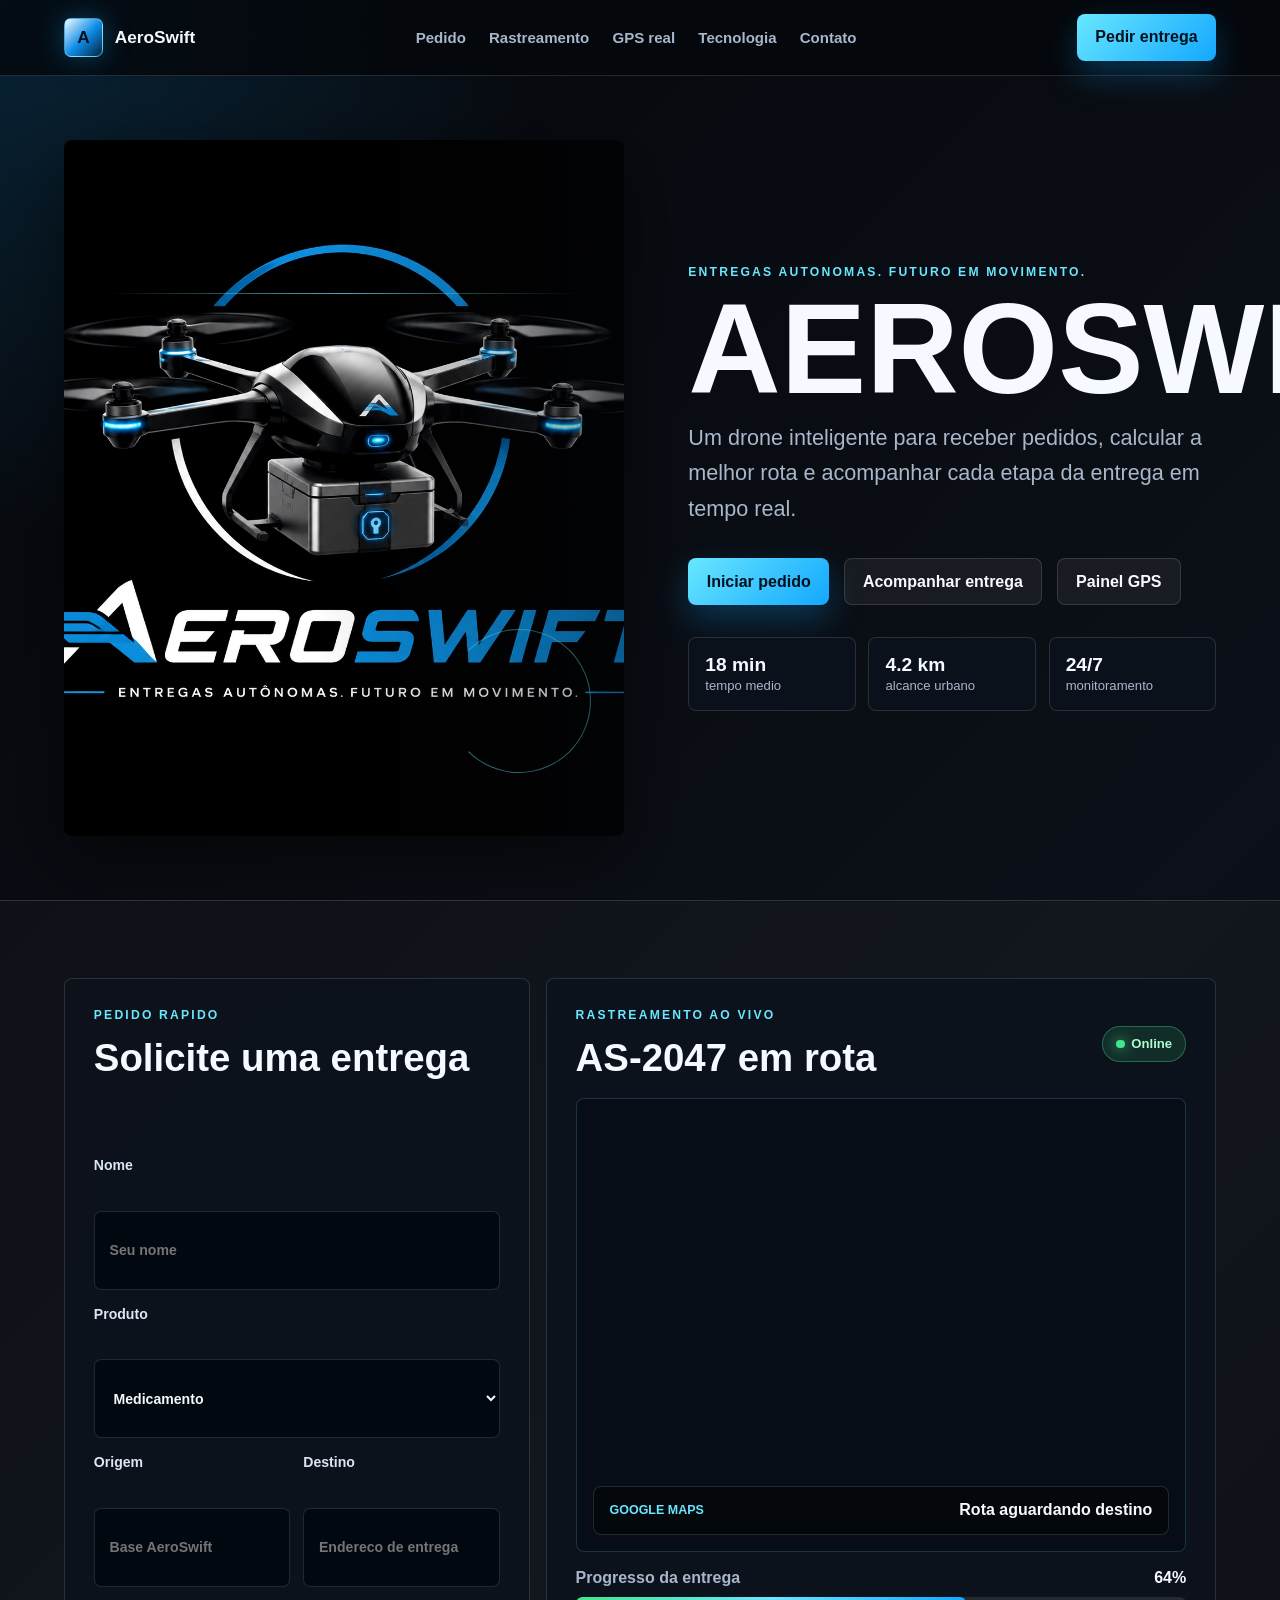
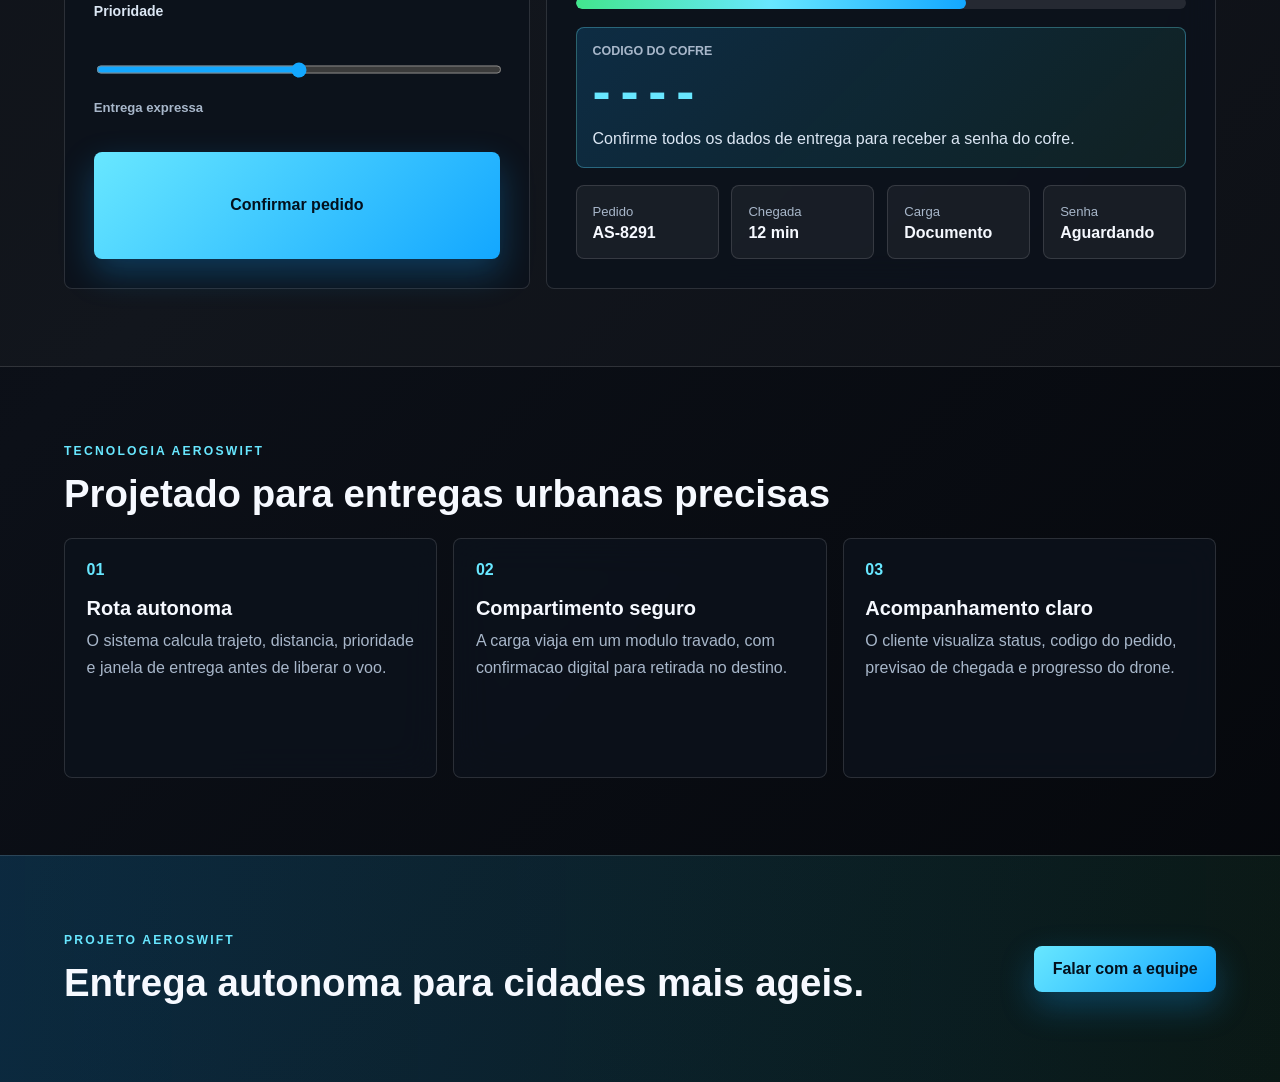
<file: index.html>
<!DOCTYPE html>
<html lang="pt-BR">
  <head>
    <meta charset="UTF-8" />
    <meta name="viewport" content="width=device-width, initial-scale=1.0" />
    <title>AeroSwift | Entregas Autonomas</title>
    <link rel="stylesheet" href="styles.css" />
  </head>
  <body>
    <header class="topbar">
      <a class="brand" href="#inicio" aria-label="AeroSwift inicio">
        <span class="brand-mark">A</span>
        <span>AeroSwift</span>
      </a>
      <nav class="nav" aria-label="Navegacao principal">
        <a href="#pedido">Pedido</a>
        <a href="#rastreamento">Rastreamento</a>
        <a href="gps-server/dashboard.html">GPS real</a>
        <a href="#tecnologia">Tecnologia</a>
        <a href="#contato">Contato</a>
      </nav>
      <a class="nav-cta" href="#pedido">Pedir entrega</a>
    </header>

    <main id="inicio">
      <section class="hero">
        <div class="hero-media" aria-hidden="true">
          <img src="aeroswift-drone.jpeg" alt="" />
          <div class="flight-ring"></div>
          <div class="scan-line"></div>
        </div>

        <div class="hero-content">
          <p class="eyebrow">Entregas autonomas. Futuro em movimento.</p>
          <h1>AeroSwift</h1>
          <p class="hero-copy">
            Um drone inteligente para receber pedidos, calcular a melhor rota e
            acompanhar cada etapa da entrega em tempo real.
          </p>

          <div class="hero-actions">
            <a class="primary-btn" href="#pedido">Iniciar pedido</a>
            <a class="secondary-btn" href="#rastreamento">Acompanhar entrega</a>
            <a class="secondary-btn" href="http://localhost:8080">Painel GPS</a>
          </div>

          <div class="stats" aria-label="Indicadores do servico">
            <div>
              <strong>18 min</strong>
              <span>tempo medio</span>
            </div>
            <div>
              <strong>4.2 km</strong>
              <span>alcance urbano</span>
            </div>
            <div>
              <strong>24/7</strong>
              <span>monitoramento</span>
            </div>
          </div>
        </div>
      </section>

      <section class="dashboard" aria-label="Pedido e rastreamento">
        <form class="order-panel" id="pedido">
          <div class="section-heading">
          <p class="eyebrow">Pedido rapido</p>
            <h2>Solicite uma entrega</h2>
          </div>

          <label>
            Nome
            <input id="customerName" type="text" placeholder="Seu nome" required />
          </label>

          <label>
            Produto
            <select id="packageType" required>
              <option value="Medicamento">Medicamento</option>
              <option value="Documento">Documento</option>
              <option value="Eletronico pequeno">Eletronico pequeno</option>
              <option value="Alimento embalado">Alimento embalado</option>
            </select>
          </label>

          <div class="form-grid">
            <label>
              Origem
              <input id="origin" type="text" placeholder="Base AeroSwift" required />
            </label>
            <label>
              Destino
              <input id="destination" type="text" placeholder="Endereco de entrega" required />
            </label>
          </div>

          <label>
            Prioridade
            <input id="priority" type="range" min="1" max="3" value="2" />
            <span class="range-label" id="priorityLabel">Entrega expressa</span>
          </label>

          <button class="primary-btn full" type="submit">Confirmar pedido</button>
        </form>

        <section class="tracking-panel" id="rastreamento">
          <div class="tracking-header">
            <div>
              <p class="eyebrow">Rastreamento ao vivo</p>
              <h2 id="trackingTitle">AS-2047 em rota</h2>
            </div>
            <span class="status-pill" id="statusPill">Online</span>
          </div>

          <div class="map-card google-map" aria-label="Mapa do Google com a entrega">
            <iframe
              id="googleMap"
              title="Mapa do Google - rastreamento AeroSwift"
              src="https://www.google.com/maps?q=Sao%20Paulo%2C%20SP&output=embed"
              loading="lazy"
              referrerpolicy="no-referrer-when-downgrade"
            ></iframe>
            <div class="map-note">
              <span>Google Maps</span>
              <strong id="mapRouteLabel">Rota aguardando destino</strong>
            </div>
          </div>

          <div class="progress-wrap">
            <div class="progress-top">
              <span>Progresso da entrega</span>
              <strong id="progressText">64%</strong>
            </div>
            <div class="progress-bar">
              <span id="progressBar"></span>
            </div>
          </div>

          <div class="unlock-card">
            <span>Codigo do cofre</span>
            <strong id="unlockCode">----</strong>
            <p id="unlockMessage">Confirme todos os dados de entrega para receber a senha do cofre.</p>
          </div>

          <div class="delivery-details">
            <div>
              <span>Pedido</span>
              <strong id="orderCode">AS-8291</strong>
            </div>
            <div>
              <span>Chegada</span>
              <strong id="eta">12 min</strong>
            </div>
            <div>
              <span>Carga</span>
              <strong id="cargo">Documento</strong>
            </div>
            <div>
              <span>Senha</span>
              <strong id="lockerPassword">Aguardando</strong>
            </div>
          </div>
        </section>
      </section>

      <section class="features" id="tecnologia">
        <div class="section-heading">
          <p class="eyebrow">Tecnologia AeroSwift</p>
          <h2>Projetado para entregas urbanas precisas</h2>
        </div>
        <div class="feature-grid">
          <article>
            <span>01</span>
            <h3>Rota autonoma</h3>
            <p>
              O sistema calcula trajeto, distancia, prioridade e janela de
              entrega antes de liberar o voo.
            </p>
          </article>
          <article>
            <span>02</span>
            <h3>Compartimento seguro</h3>
            <p>
              A carga viaja em um modulo travado, com confirmacao digital para
              retirada no destino.
            </p>
          </article>
          <article>
            <span>03</span>
            <h3>Acompanhamento claro</h3>
            <p>
              O cliente visualiza status, codigo do pedido, previsao de chegada
              e progresso do drone.
            </p>
          </article>
        </div>
      </section>

      <section class="contact-band" id="contato">
        <div>
          <p class="eyebrow">Projeto AeroSwift</p>
          <h2>Entrega autonoma para cidades mais ageis.</h2>
        </div>
        <a class="primary-btn" href="mailto:contato@aeroswift.com">Falar com a equipe</a>
      </section>
    </main>

    <script src="app.js"></script>
  </body>
</html>
</file>
<file: styles.css>
:root {
  color-scheme: dark;
  --bg: #05070b;
  --panel: rgba(12, 18, 28, 0.84);
  --panel-solid: #0b111c;
  --text: #f6f9ff;
  --muted: #a8b7ca;
  --line: rgba(255, 255, 255, 0.13);
  --blue: #13a7ff;
  --cyan: #68e7ff;
  --green: #42e68d;
  --silver: #dce7f4;
  --danger: #ff7b7b;
  --shadow: 0 24px 70px rgba(0, 0, 0, 0.5);
}

* {
  box-sizing: border-box;
}

html {
  scroll-behavior: smooth;
}

body {
  margin: 0;
  font-family: Arial, Helvetica, sans-serif;
  background:
    radial-gradient(circle at top left, rgba(19, 167, 255, 0.18), transparent 34rem),
    linear-gradient(135deg, #05070b 0%, #0c1018 52%, #05070b 100%);
  color: var(--text);
}

a {
  color: inherit;
  text-decoration: none;
}

img {
  display: block;
  max-width: 100%;
}

.topbar {
  position: sticky;
  top: 0;
  z-index: 20;
  display: flex;
  align-items: center;
  justify-content: space-between;
  min-height: 76px;
  padding: 0 5vw;
  border-bottom: 1px solid var(--line);
  background: rgba(5, 7, 11, 0.78);
  backdrop-filter: blur(18px);
}

.brand,
.nav,
.hero-actions,
.tracking-header,
.delivery-details,
.contact-band {
  display: flex;
  align-items: center;
}

.brand {
  gap: 0.72rem;
  font-size: 1.08rem;
  font-weight: 800;
  letter-spacing: 0;
}

.brand-mark {
  display: grid;
  place-items: center;
  width: 2.45rem;
  height: 2.45rem;
  border: 1px solid rgba(104, 231, 255, 0.55);
  background: linear-gradient(135deg, #f5f9ff 0%, #0d8de7 52%, #04243e 100%);
  color: #06101d;
  font-weight: 900;
  border-radius: 0.45rem;
  box-shadow: 0 0 28px rgba(19, 167, 255, 0.34);
}

.nav {
  gap: 1.45rem;
  color: var(--muted);
  font-size: 0.94rem;
  font-weight: 600;
}

.nav a:hover {
  color: var(--text);
}

.nav-cta,
.primary-btn,
.secondary-btn {
  display: inline-flex;
  align-items: center;
  justify-content: center;
  min-height: 2.9rem;
  padding: 0 1.15rem;
  border: 0;
  border-radius: 0.5rem;
  font: inherit;
  font-weight: 800;
  cursor: pointer;
}

.nav-cta,
.primary-btn {
  color: #03101d;
  background: linear-gradient(135deg, var(--cyan), var(--blue));
  box-shadow: 0 14px 34px rgba(19, 167, 255, 0.28);
}

.secondary-btn {
  color: var(--text);
  border: 1px solid var(--line);
  background: rgba(255, 255, 255, 0.06);
}

.hero {
  position: relative;
  display: grid;
  grid-template-columns: minmax(0, 1.03fr) minmax(22rem, 0.97fr);
  align-items: center;
  gap: clamp(2rem, 5vw, 5rem);
  min-height: calc(100vh - 76px);
  padding: clamp(2.5rem, 5vw, 5.5rem) 5vw;
  overflow: hidden;
}

.hero-media {
  position: relative;
  align-self: stretch;
  min-height: 31rem;
}

.hero-media img {
  position: absolute;
  inset: 0;
  width: 100%;
  height: 100%;
  object-fit: cover;
  object-position: center;
  border-radius: 0.5rem;
  box-shadow: var(--shadow);
  filter: saturate(1.12) contrast(1.04);
}

.hero-media::after {
  content: "";
  position: absolute;
  inset: 0;
  border-radius: 0.5rem;
  background: linear-gradient(90deg, transparent 45%, rgba(5, 7, 11, 0.36));
  pointer-events: none;
}

.flight-ring {
  position: absolute;
  right: 6%;
  bottom: 9%;
  width: 9rem;
  height: 9rem;
  border: 1px solid rgba(104, 231, 255, 0.55);
  border-left-color: transparent;
  border-radius: 50%;
  animation: spin 7s linear infinite;
}

.scan-line {
  position: absolute;
  left: 8%;
  right: 8%;
  top: 22%;
  height: 1px;
  background: linear-gradient(90deg, transparent, var(--cyan), transparent);
  opacity: 0.75;
  animation: scan 4s ease-in-out infinite;
}

.hero-content {
  position: relative;
  z-index: 1;
  max-width: 42rem;
}

.eyebrow {
  margin: 0 0 0.9rem;
  color: var(--cyan);
  font-size: 0.76rem;
  font-weight: 800;
  letter-spacing: 0.18em;
  text-transform: uppercase;
}

h1,
h2,
h3,
p {
  margin-top: 0;
}

h1 {
  margin-bottom: 1rem;
  font-size: clamp(4.2rem, 10vw, 9.3rem);
  line-height: 0.86;
  letter-spacing: 0;
  text-transform: uppercase;
}

.hero-copy {
  max-width: 35rem;
  color: var(--muted);
  font-size: clamp(1.05rem, 1.7vw, 1.35rem);
  line-height: 1.65;
}

.hero-actions {
  flex-wrap: wrap;
  gap: 0.9rem;
  margin: 2rem 0;
}

.stats {
  display: grid;
  grid-template-columns: repeat(3, minmax(0, 1fr));
  gap: 0.8rem;
  max-width: 38rem;
}

.stats div,
.order-panel,
.tracking-panel,
.feature-grid article {
  border: 1px solid var(--line);
  background: var(--panel);
  backdrop-filter: blur(18px);
}

.stats div {
  padding: 1rem;
  border-radius: 0.5rem;
}

.stats strong {
  display: block;
  color: var(--text);
  font-size: 1.2rem;
}

.stats span,
.delivery-details span {
  color: var(--muted);
  font-size: 0.82rem;
}

.dashboard,
.features,
.contact-band {
  padding: clamp(3.25rem, 6vw, 6rem) 5vw;
}

.dashboard {
  display: grid;
  grid-template-columns: minmax(18rem, 0.82fr) minmax(22rem, 1.18fr);
  gap: 1rem;
  background: rgba(255, 255, 255, 0.025);
  border-top: 1px solid var(--line);
  border-bottom: 1px solid var(--line);
}

.order-panel,
.tracking-panel {
  border-radius: 0.5rem;
  padding: clamp(1.1rem, 2.5vw, 1.8rem);
}

.section-heading h2,
.tracking-header h2,
.contact-band h2 {
  margin-bottom: 0;
  font-size: clamp(1.7rem, 3vw, 2.6rem);
  letter-spacing: 0;
}

form {
  display: grid;
  gap: 1rem;
}

label {
  display: grid;
  gap: 0.45rem;
  color: var(--silver);
  font-size: 0.88rem;
  font-weight: 700;
}

input,
select {
  width: 100%;
  min-height: 3rem;
  padding: 0 0.92rem;
  border: 1px solid var(--line);
  border-radius: 0.45rem;
  background: rgba(2, 8, 16, 0.86);
  color: var(--text);
  font: inherit;
  outline: none;
}

input:focus,
select:focus {
  border-color: var(--cyan);
  box-shadow: 0 0 0 3px rgba(104, 231, 255, 0.13);
}

input[type="range"] {
  min-height: 1.4rem;
  padding: 0;
  accent-color: var(--blue);
}

.range-label {
  color: var(--muted);
  font-size: 0.82rem;
}

.form-grid {
  display: grid;
  grid-template-columns: repeat(2, minmax(0, 1fr));
  gap: 0.8rem;
}

.full {
  width: 100%;
}

.tracking-panel {
  display: grid;
  gap: 1.1rem;
}

.tracking-header {
  justify-content: space-between;
  gap: 1rem;
}

.status-pill {
  display: inline-flex;
  align-items: center;
  gap: 0.42rem;
  min-height: 2.25rem;
  padding: 0 0.82rem;
  border: 1px solid rgba(66, 230, 141, 0.35);
  border-radius: 99rem;
  color: #aefbd0;
  background: rgba(66, 230, 141, 0.12);
  font-size: 0.82rem;
  font-weight: 800;
}

.status-pill::before {
  content: "";
  width: 0.52rem;
  height: 0.52rem;
  border-radius: 50%;
  background: var(--green);
  box-shadow: 0 0 14px var(--green);
}

.map-card {
  position: relative;
  min-height: clamp(18rem, 38vw, 28rem);
  overflow: hidden;
  border: 1px solid rgba(104, 231, 255, 0.18);
  border-radius: 0.5rem;
  background:
    linear-gradient(rgba(104, 231, 255, 0.075) 1px, transparent 1px),
    linear-gradient(90deg, rgba(104, 231, 255, 0.075) 1px, transparent 1px),
    radial-gradient(circle at 25% 30%, rgba(66, 230, 141, 0.12), transparent 16rem),
    radial-gradient(circle at 78% 68%, rgba(19, 167, 255, 0.2), transparent 18rem),
    #070d16;
  background-size: 3rem 3rem, 3rem 3rem, auto, auto, auto;
}

.google-map {
  background: #070d16;
}

.google-map iframe {
  width: 100%;
  height: 100%;
  min-height: clamp(18rem, 38vw, 28rem);
  border: 0;
  filter: saturate(0.95) contrast(1.05);
}

.map-note {
  position: absolute;
  left: 1rem;
  right: 1rem;
  bottom: 1rem;
  display: flex;
  align-items: center;
  justify-content: space-between;
  gap: 1rem;
  padding: 0.9rem 1rem;
  border: 1px solid var(--line);
  border-radius: 0.5rem;
  background: rgba(5, 7, 11, 0.78);
  backdrop-filter: blur(14px);
}

.map-note span {
  color: var(--cyan);
  font-size: 0.78rem;
  font-weight: 900;
  text-transform: uppercase;
}

.map-note strong {
  overflow-wrap: anywhere;
  text-align: right;
}

.progress-wrap {
  display: grid;
  gap: 0.6rem;
}

.progress-top {
  display: flex;
  justify-content: space-between;
  color: var(--muted);
  font-weight: 700;
}

.progress-top strong {
  color: var(--text);
}

.progress-bar {
  height: 0.78rem;
  overflow: hidden;
  border-radius: 99rem;
  background: rgba(255, 255, 255, 0.1);
}

.progress-bar span {
  display: block;
  width: 64%;
  height: 100%;
  border-radius: inherit;
  background: linear-gradient(90deg, var(--green), var(--cyan), var(--blue));
  transition: width 500ms ease;
}

.unlock-card {
  display: grid;
  gap: 0.45rem;
  padding: 1rem;
  border: 1px solid rgba(104, 231, 255, 0.32);
  border-radius: 0.5rem;
  background: linear-gradient(135deg, rgba(19, 167, 255, 0.18), rgba(66, 230, 141, 0.08));
}

.unlock-card span {
  color: var(--muted);
  font-size: 0.78rem;
  font-weight: 800;
  text-transform: uppercase;
}

.unlock-card strong {
  color: var(--cyan);
  font-size: clamp(2rem, 5vw, 3.4rem);
  letter-spacing: 0.18em;
  line-height: 1;
}

.unlock-card p {
  margin: 0;
  color: var(--silver);
  line-height: 1.5;
}

.delivery-details {
  justify-content: space-between;
  gap: 0.8rem;
}

.delivery-details div {
  flex: 1;
  min-width: 0;
  padding: 1rem;
  border: 1px solid var(--line);
  border-radius: 0.5rem;
  background: rgba(255, 255, 255, 0.05);
}

.delivery-details strong {
  display: block;
  margin-top: 0.25rem;
  overflow-wrap: anywhere;
}

.features {
  display: grid;
  gap: 1.4rem;
}

.feature-grid {
  display: grid;
  grid-template-columns: repeat(3, minmax(0, 1fr));
  gap: 1rem;
}

.feature-grid article {
  min-height: 15rem;
  padding: 1.35rem;
  border-radius: 0.5rem;
}

.feature-grid span {
  color: var(--cyan);
  font-weight: 900;
}

.feature-grid h3 {
  margin: 1.1rem 0 0.55rem;
  font-size: 1.25rem;
}

.feature-grid p {
  color: var(--muted);
  line-height: 1.65;
}

.contact-band {
  justify-content: space-between;
  gap: 2rem;
  border-top: 1px solid var(--line);
  background: linear-gradient(90deg, rgba(19, 167, 255, 0.18), rgba(66, 230, 141, 0.08));
}

@keyframes hover {
  0%,
  100% {
    transform: translateY(0);
  }
  50% {
    transform: translateY(-0.55rem);
  }
}

@keyframes spin {
  to {
    transform: rotate(360deg);
  }
}

@keyframes scan {
  0%,
  100% {
    transform: translateY(0);
    opacity: 0.2;
  }
  50% {
    transform: translateY(12rem);
    opacity: 0.75;
  }
}

@media (max-width: 980px) {
  .nav {
    display: none;
  }

  .hero,
  .dashboard,
  .feature-grid {
    grid-template-columns: 1fr;
  }

  .hero {
    min-height: auto;
  }

  .hero-media {
    min-height: 26rem;
    order: -1;
  }
}

@media (max-width: 640px) {
  .topbar {
    min-height: 68px;
    padding: 0 1rem;
  }

  .brand span:last-child {
    max-width: 7.8rem;
    overflow: hidden;
    text-overflow: ellipsis;
    white-space: nowrap;
  }

  .nav-cta {
    display: none;
  }

  .hero,
  .dashboard,
  .features,
  .contact-band {
    padding-left: 1rem;
    padding-right: 1rem;
  }

  .hero-media {
    min-height: 20rem;
  }

  h1 {
    font-size: clamp(3.35rem, 19vw, 5rem);
  }

  .stats,
  .form-grid,
  .delivery-details {
    grid-template-columns: 1fr;
  }

  .stats,
  .delivery-details,
  .contact-band {
    display: grid;
  }

  .tracking-header {
    align-items: flex-start;
    flex-direction: column;
  }

  .hero-actions a {
    width: 100%;
  }
}
</file>
